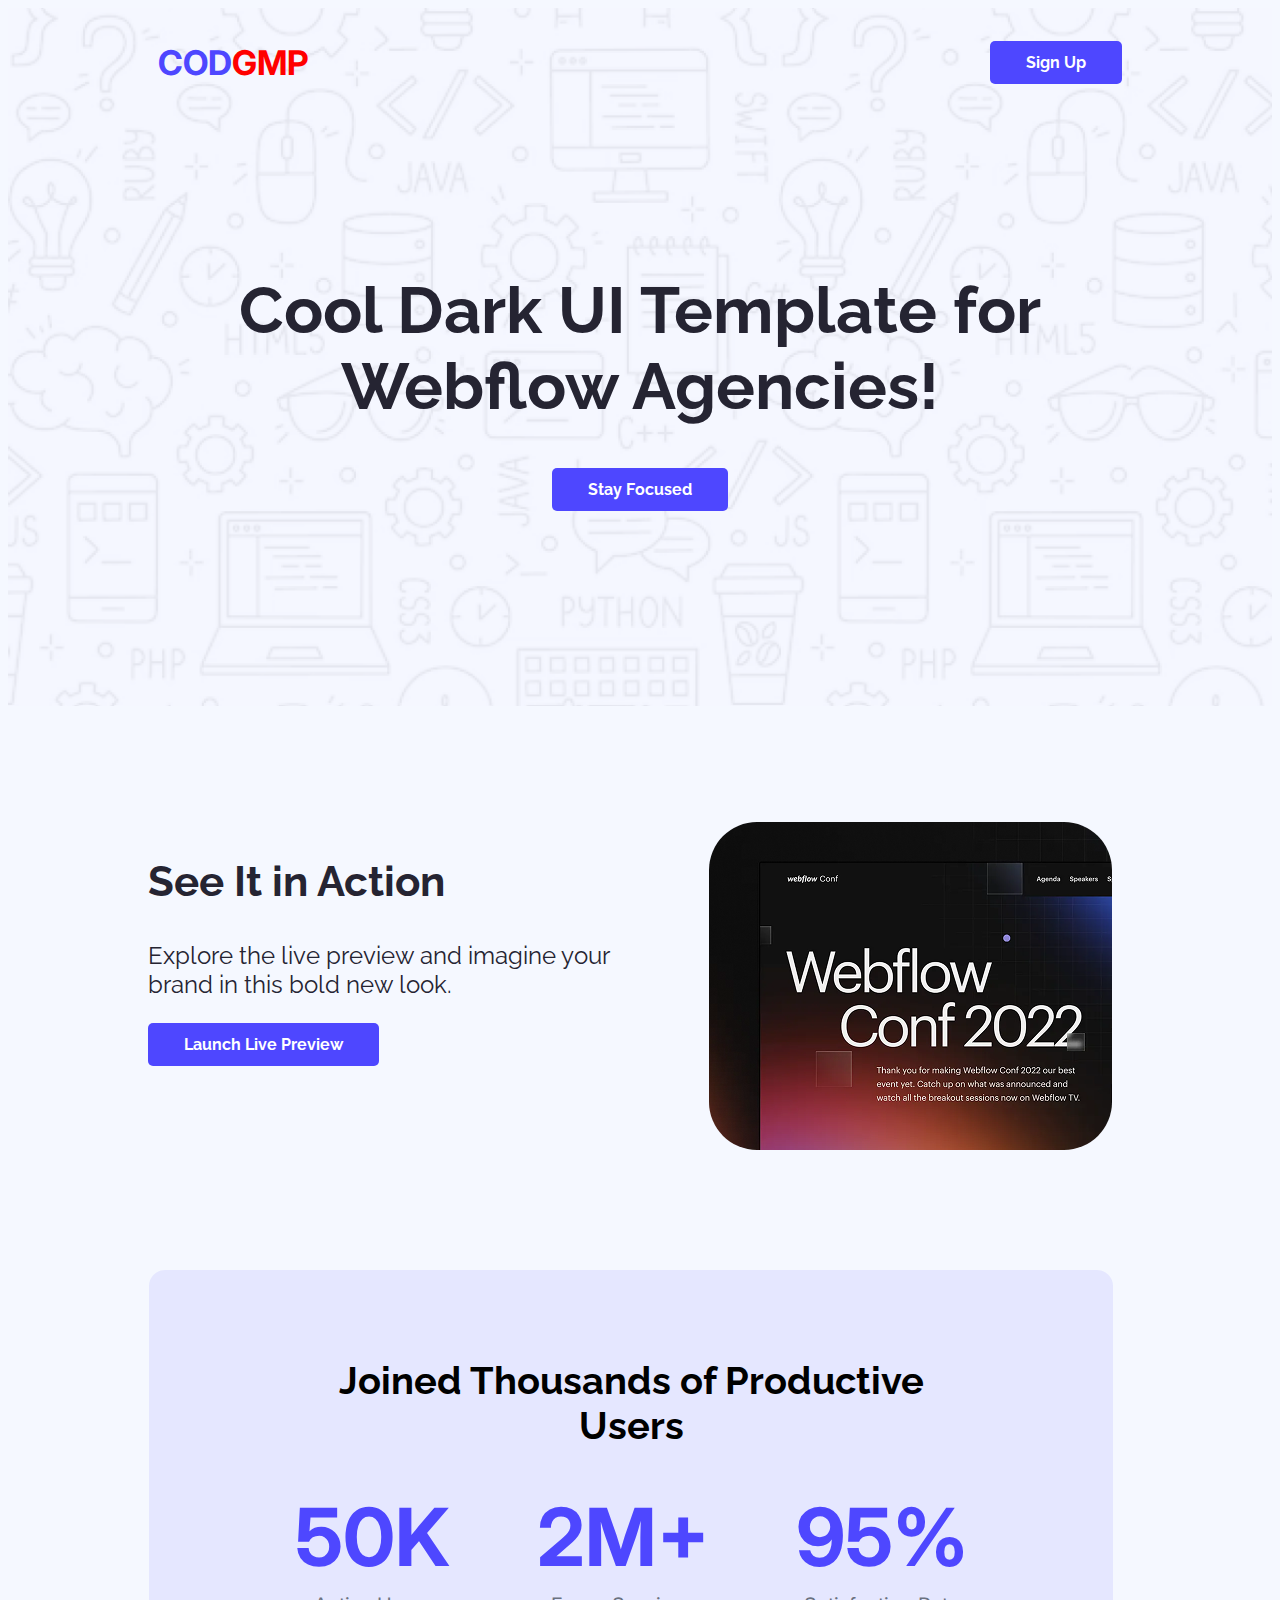
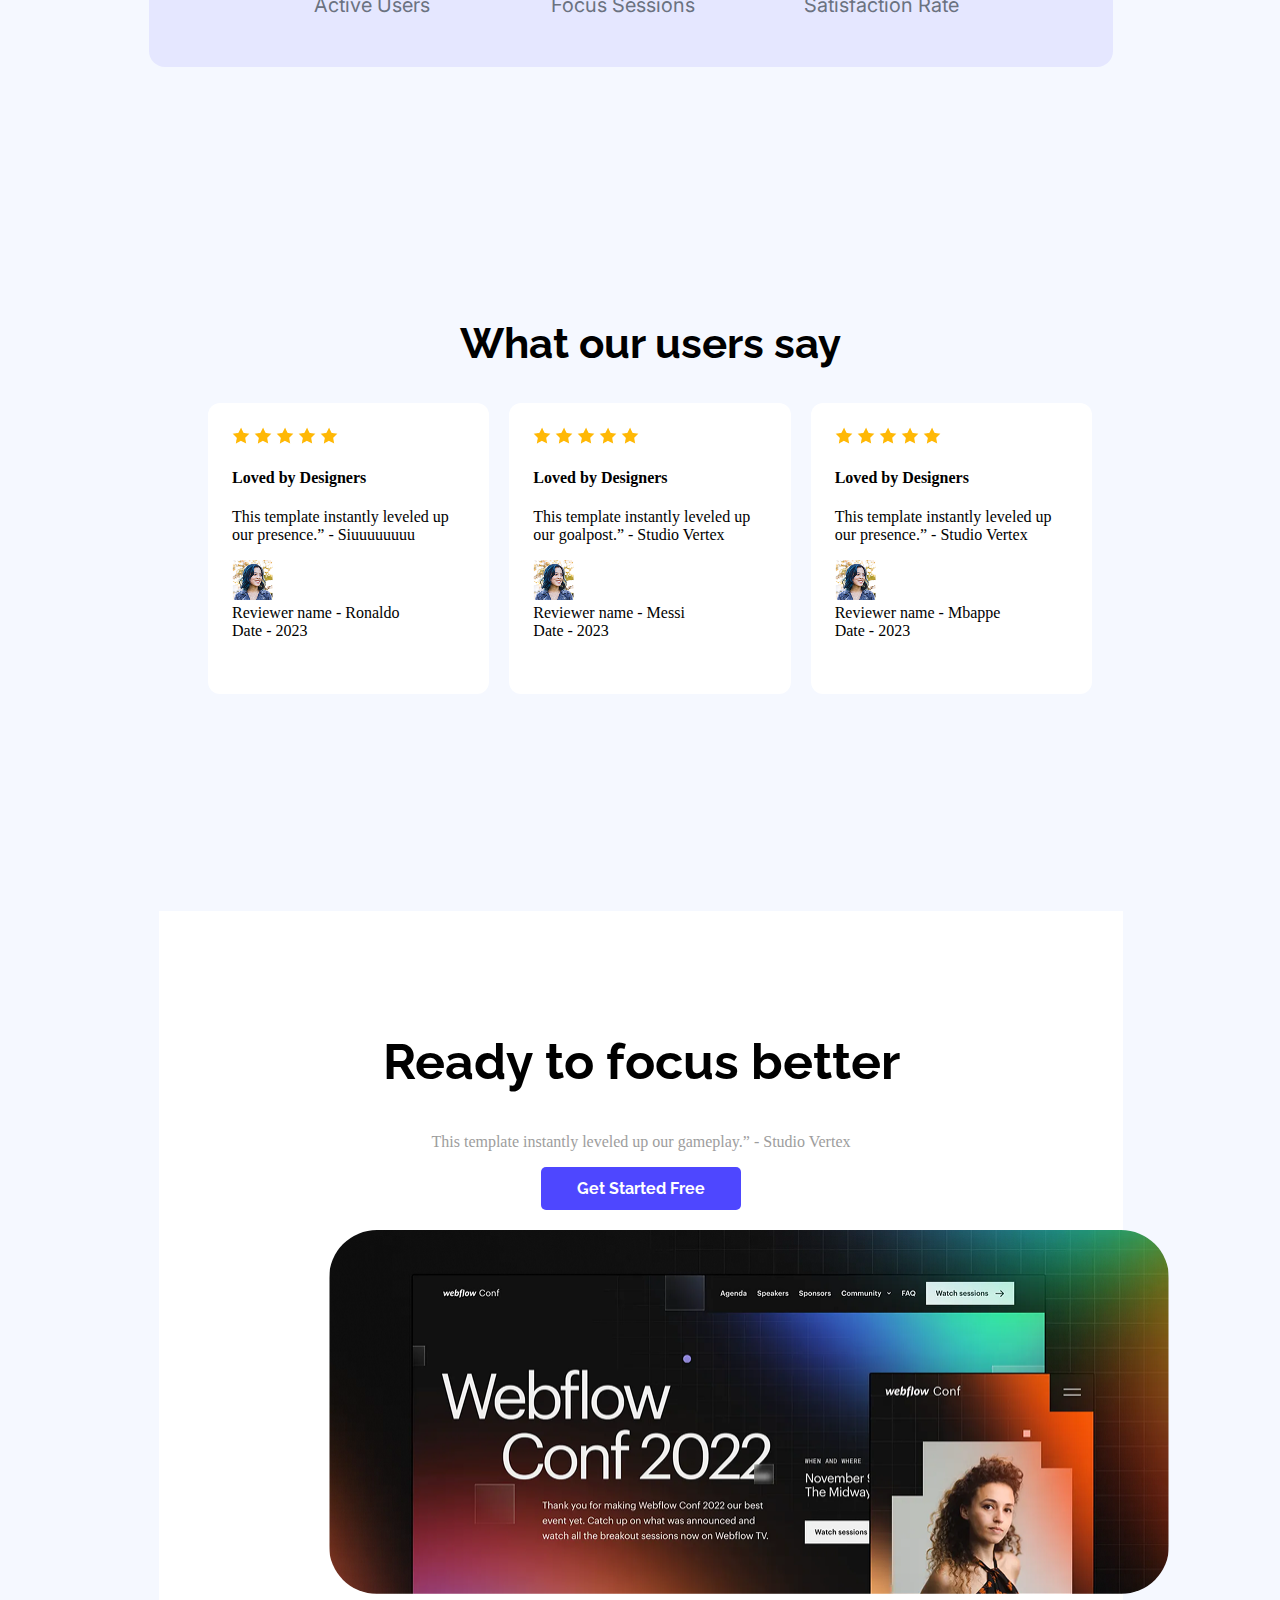
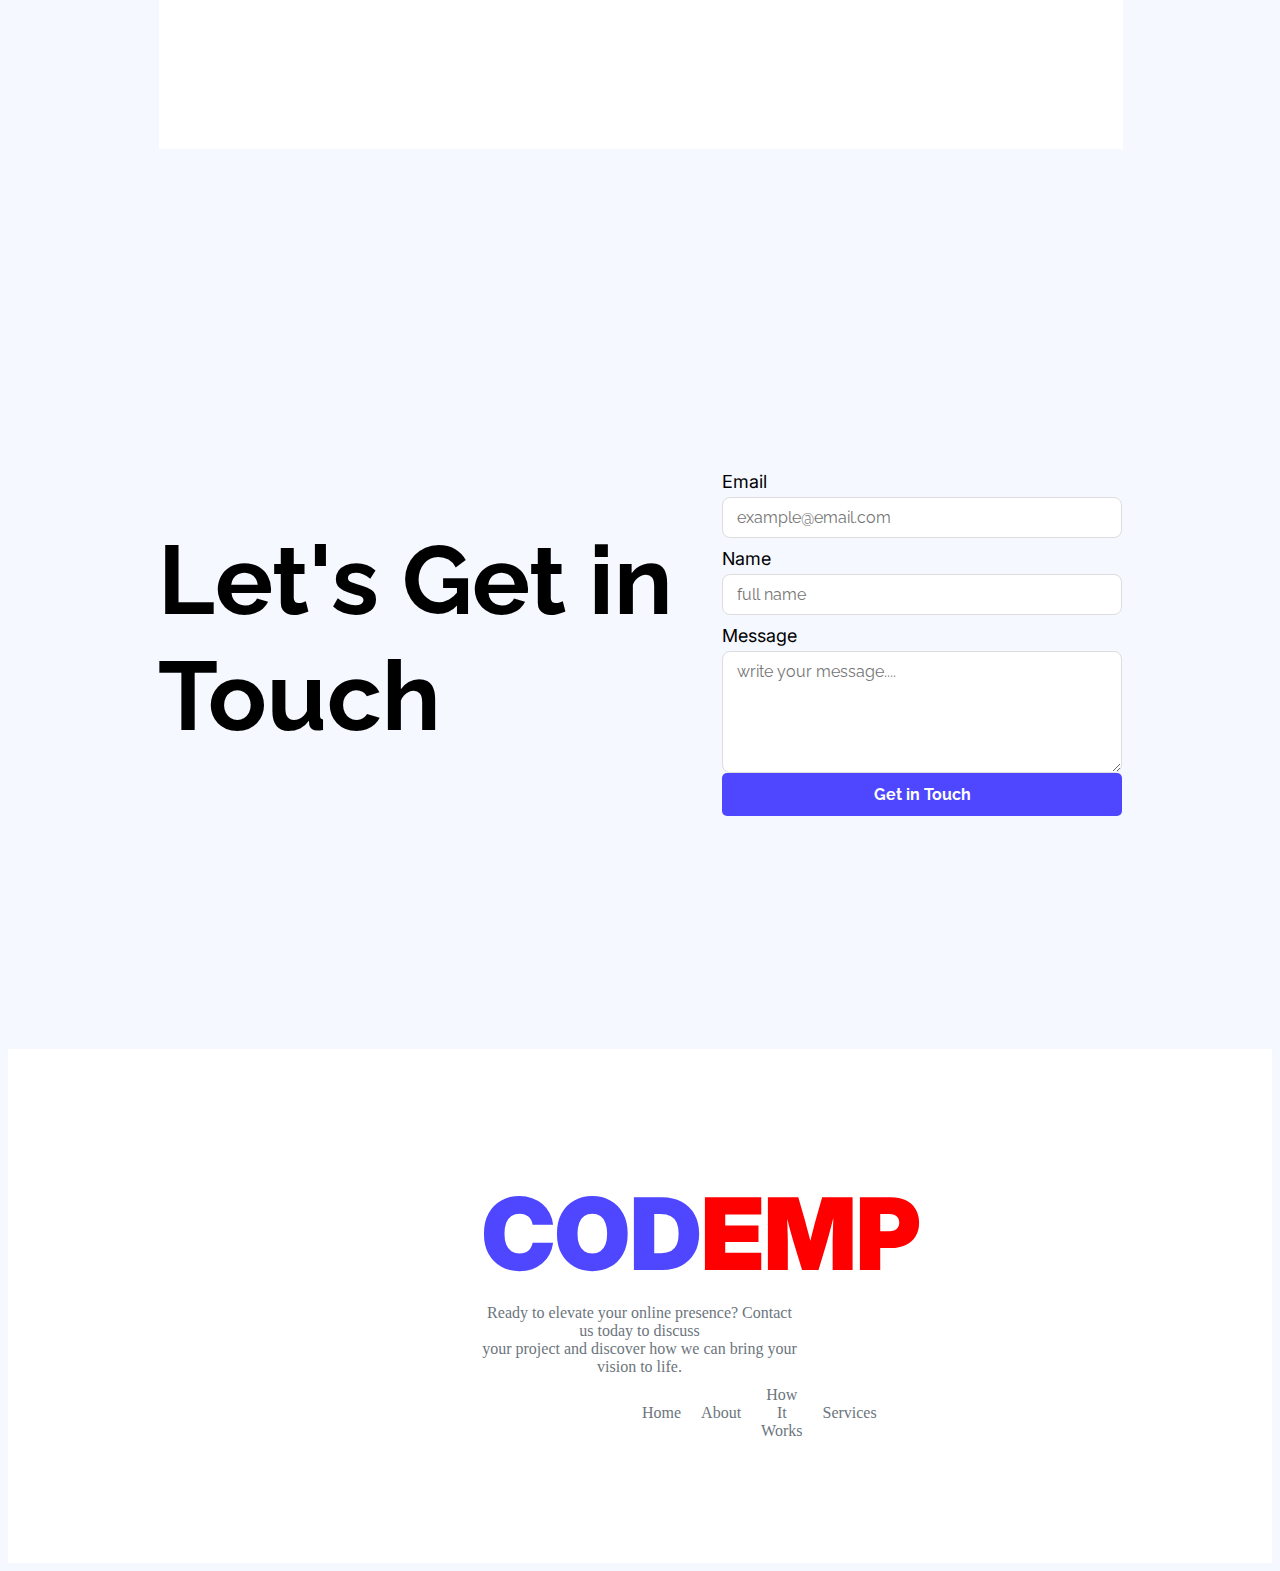
<file: index.html>
<!DOCTYPE html>
<html lang="en">
<head>
    <meta charset="UTF-8">
    <meta name="viewport" content="width=, initial-scale=1.0">
    <title>pHero assignment 01</title>
   <link rel="preconnect" href="https://fonts.googleapis.com">
<link rel="preconnect" href="https://fonts.gstatic.com" crossorigin>
<link href="https://fonts.googleapis.com/css2?family=Inter:ital,opsz,
wght@0,14..32,100..900;1,14..32,100..900&family=Raleway:ital,wght@0,
100..900;1,100..900&display=swap" rel="stylesheet">
    <link rel="stylesheet" href="style.css">
</head>
<body>
    <header class="header">
        <nav>
            <h3 class="inter-logo , nav-title">COD<span class="emp">GMP</span></h3>
            <a href="signup.html"><button>Sign Up</button></a>
        </nav>
        <div class="banner">
          <h1 class="raleway-black , banner-title">Cool Dark UI Template
             for <br>Webflow Agencies!</h1>
            <button>Stay Focused</button>
        </div>
    </header>
    <main>
        <section class="section1">
            <div class="raleway-black text">
                    <h2 class="section-title">See It in Action</h2>
                    <p class="section-description">Explore the live preview and imagine your <br> brand in this bold new look.</p>
                    <button>Launch Live Preview</button>
                </div>
            <div class="section11">
                <img src="prop/wc-mini.png" alt="Webflow">
            </div>
        </section>
        <section class="section2">
            <h3 class="stat-title , raleway-black">Joined Thousands of Productive Users</h3>
     <div class="stats-grid , inter-logo">
      <div>
        <span class="stat-number">50K</span>
        <span class="stat-label">Active Users</span>
      </div>
      <div>
        <span class="stat-number">2M+</span>
        <span class="stat-label">Focus Sessions</span>
      </div>
      <div>
        <span class="stat-number">95%</span>
        <span class="stat-label">Satisfaction Rate</span>
      </div>
    </div>
        </section>
        <section class="section3">
             <h2>What our users say</h2>
  <div class="testimonial-cards">
    <div class="card">
      <div class="stars">
        <img src="prop/icon-star.png">
        <img src="prop/icon-star.png">
        <img src="prop/icon-star.png">
        <img src="prop/icon-star.png">
        <img src="prop/icon-star.png">
      </div>
      <h4>Loved by Designers</h4>
      <p>This template instantly leveled up our presence.” - Siuuuuuuuu</p>
      <div class="reviewer">
        <img src="prop/avatar.png" alt="Reviewer"/>
        <div>
          <div class="name">Reviewer name - Ronaldo</div>
          <div class="date">Date - 2023</div>
        </div>
      </div>
    </div>
    <div class="card">
      <div class="stars"> 
        <img src="prop/icon-star.png">
        <img src="prop/icon-star.png">
        <img src="prop/icon-star.png">
        <img src="prop/icon-star.png">
        <img src="prop/icon-star.png">
      </div>
      <h4>Loved by Designers</h4>
      <p>This template instantly leveled up our goalpost.” - Studio Vertex</p>
      <div class="reviewer">
        <img src="prop/avatar.png" alt="Reviewer"/>
        <div>
          <div class="name">Reviewer name - Messi</div>
          <div class="date">Date - 2023</div>
        </div>
      </div>
    </div>
    <div class="card">
      <div class="stars"> 
        <img src="prop/icon-star.png">
        <img src="prop/icon-star.png">
        <img src="prop/icon-star.png">
        <img src="prop/icon-star.png">
        <img src="prop/icon-star.png">
      </div>
      <h4>Loved by Designers</h4>
      <p>This template instantly leveled up our presence.” - Studio Vertex</p>
      <div class="reviewer">
        <img src="prop/avatar.png" alt="Reviewer"/>
        <div>
          <div class="name">Reviewer name - Mbappe</div>
          <div class="date">Date - 2023</div>
        </div>
      </div>
    </div>
  </div>
        </section>
        <section class="section4">
  <h2 class="raleway-black">Ready to focus better</h2>
  <p>This template instantly leveled up our gameplay.” - Studio Vertex</p>
  <button>Get Started Free</button><br>
  <img src="prop/wc-big.png" alt="Webflow Conf Preview"/>
</section>
<section class="section5">
     <div class="contact-heading">
    <h2 class="raleway-black">Let's Get in<br>Touch</h2>
  </div>
  <form class="contact-form">
    <label class="inter-logo">Email</label>
    <input type="email" placeholder="example@email.com" required />

    <label class="inter-logo">Name</label>
    <input type="text" placeholder="full name" required />

    <label class="inter-logo">Message</label>
    <textarea placeholder="write your message...." required></textarea>
    
    <button type="submit">Get in Touch</button>
  </form>
</section>
    </main>
    <footer>
         <div class ="footer-box">
      <h1 class="f-logo">COD<span class="emp">EMP</span></h1>
      <p>Ready to elevate your online presence? Contact us today to discuss <br>your project and discover how we can bring your vision to life.</p>
      <nav>
        <a href="home">Home</a>
        <a href="about">About</a>
        <a href="how-it-works">How It Works</a>
        <a href="services">Services</a>
      </nav>
    </div>
    </footer>
</body>
</html>
</file>
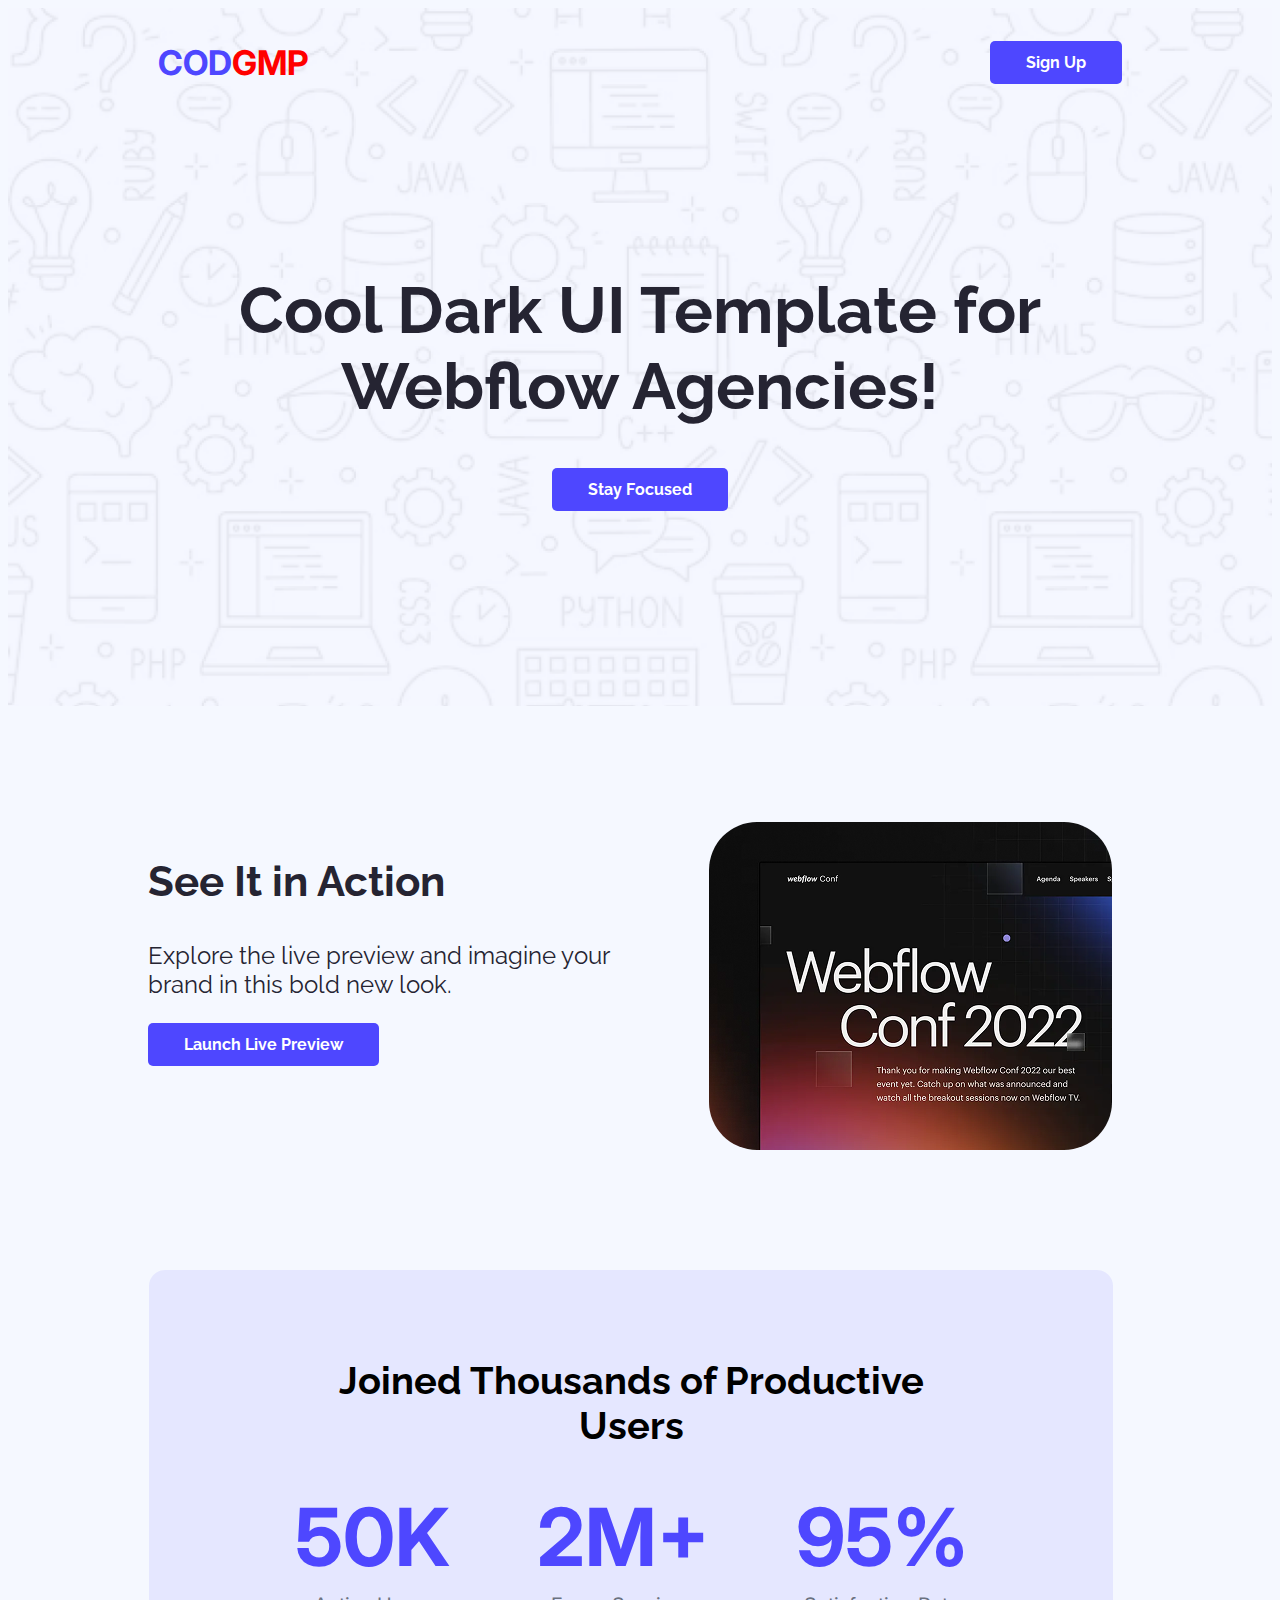
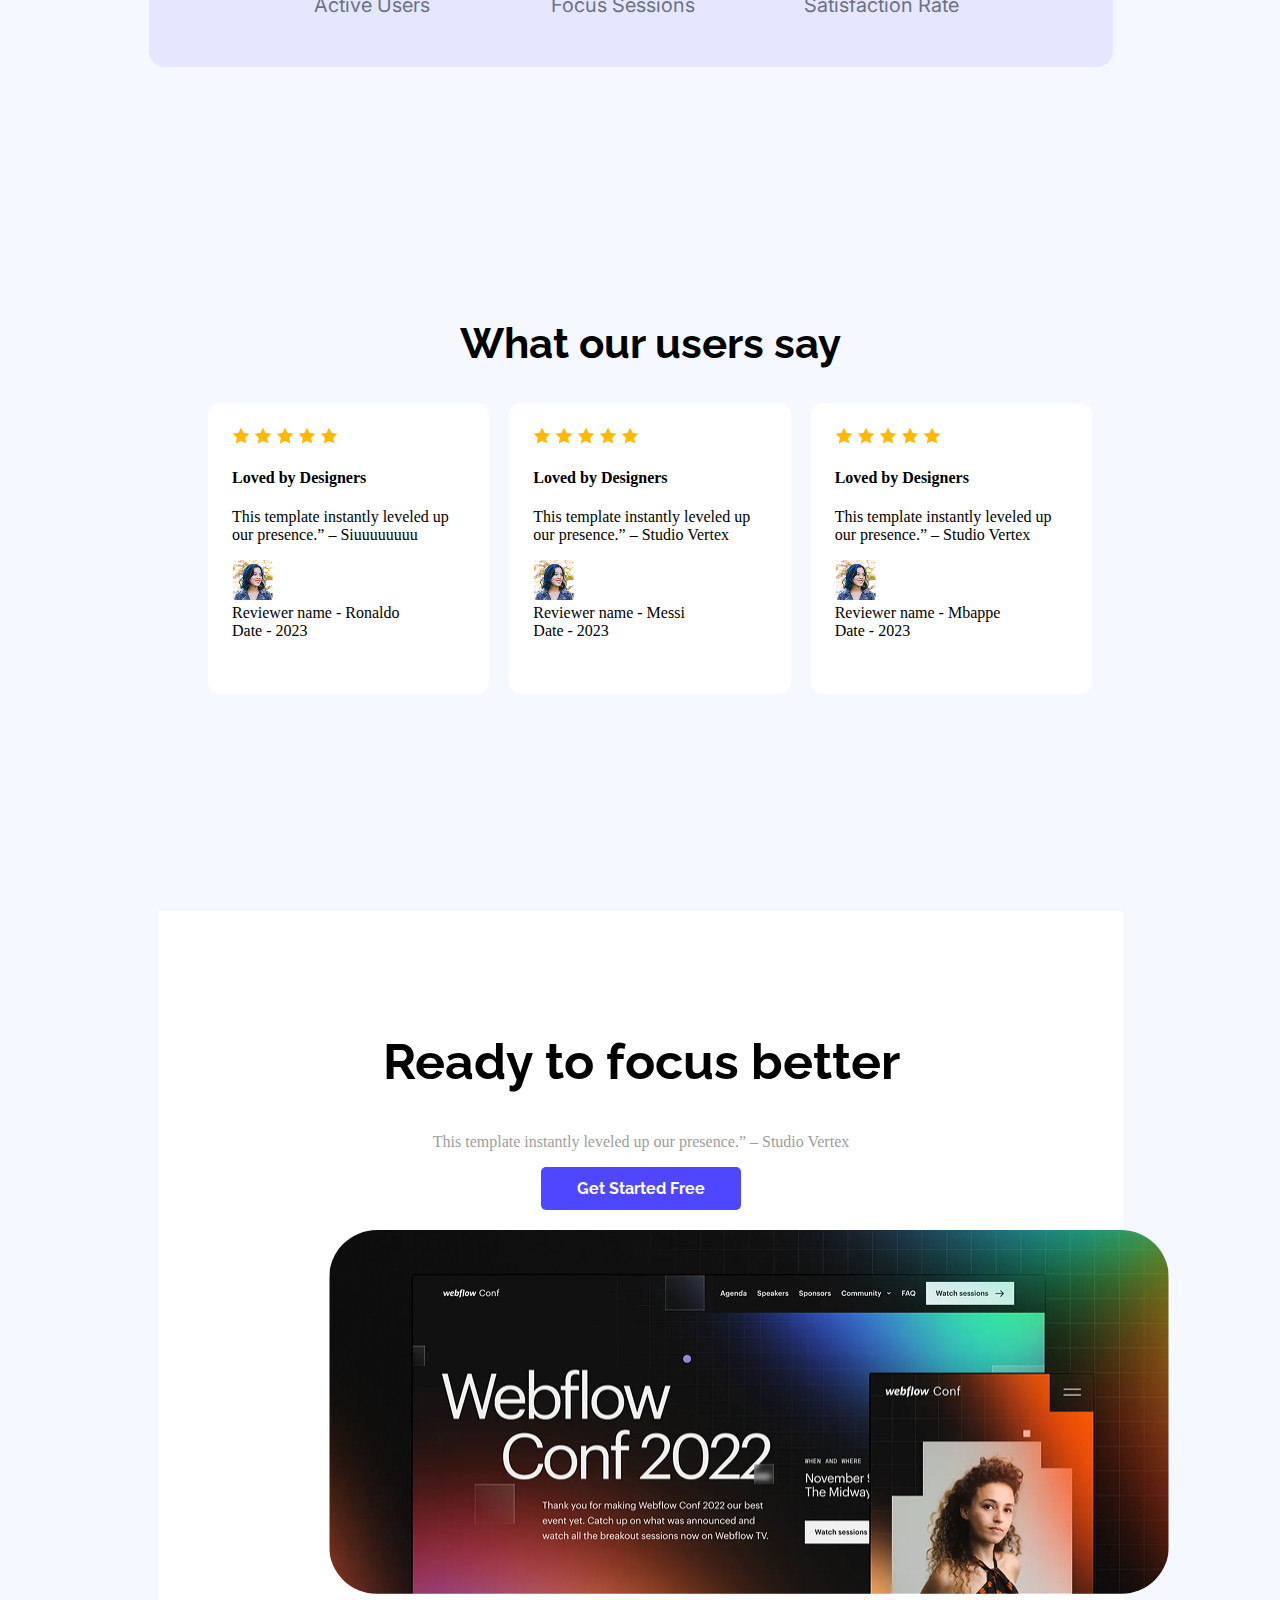
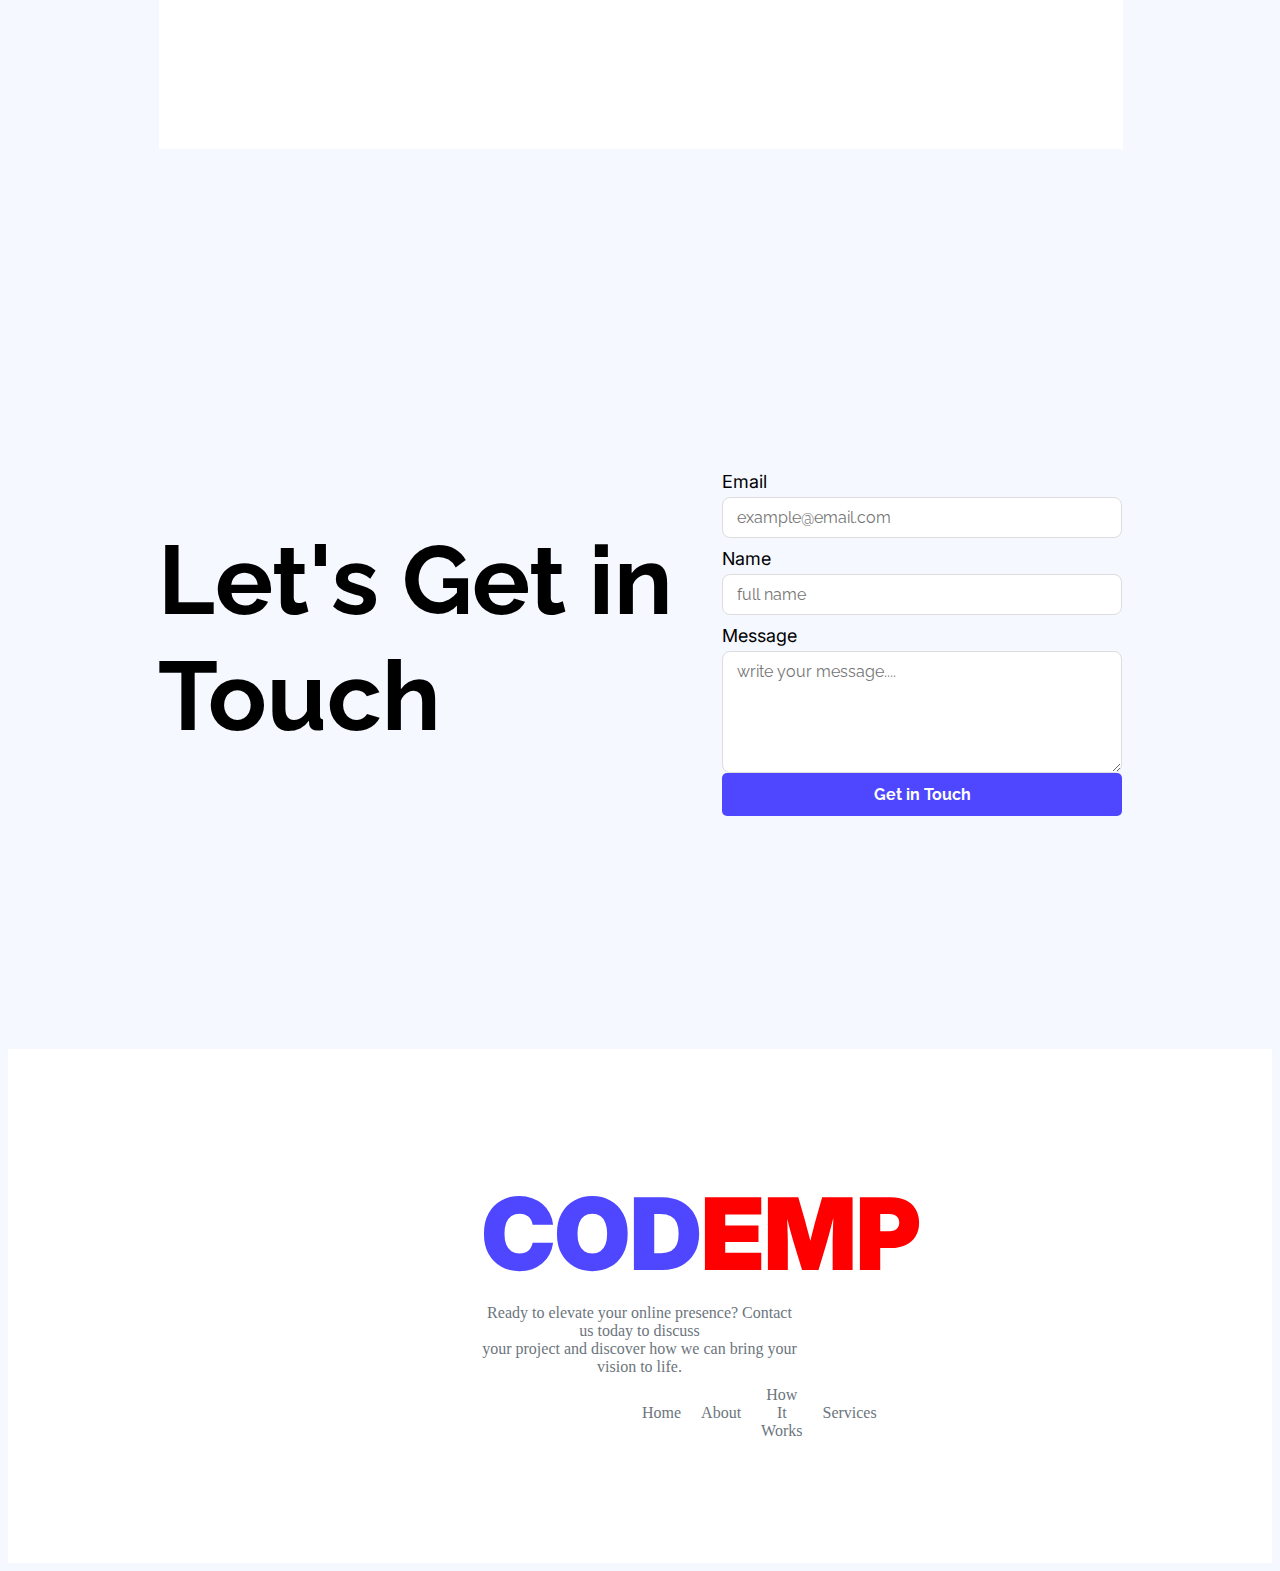
<file: prop/index.html>
<!DOCTYPE html>
<html lang="en">
<head>
    <meta charset="UTF-8">
    <meta name="viewport" content="width=, initial-scale=1.0">
    <title>code3</title>
   <link rel="preconnect" href="https://fonts.googleapis.com">
<link rel="preconnect" href="https://fonts.gstatic.com" crossorigin>
<link href="https://fonts.googleapis.com/css2?family=Inter:ital,opsz,
wght@0,14..32,100..900;1,14..32,100..900&family=Raleway:ital,wght@0,
100..900;1,100..900&display=swap" rel="stylesheet">
    <link rel="stylesheet" href="style.css">
</head>
<body>
    <header class="header">
        <nav>
            <h3 class="inter-logo , nav-title">COD<span class="emp">GMP</span></h3>
            <a href="signup.html"><button>Sign Up</button></a>
        </nav>
        <div class="banner">
          <h1 class="raleway-black , banner-title">Cool Dark UI Template
             for <br>Webflow Agencies!</h1>
            <button>Stay Focused</button>
        </div>
    </header>
    <main>
        <section class="section1">
            <div class="raleway-black text">
                    <h2 class="section-title">See It in Action</h2>
                    <p class="section-description">Explore the live preview and imagine your <br> brand in this bold new look.</p>
                    <button>Launch Live Preview</button>
                </div>
            <div class="section11">
                <img src="../wc-mini.png" alt="Webflow">
            </div>
        </section>
        <section class="section2">
            <h3 class="stat-title , raleway-black">Joined Thousands of Productive Users</h3>
     <div class="stats-grid , inter-logo">
      <div>
        <span class="stat-number">50K</span>
        <span class="stat-label">Active Users</span>
      </div>
      <div>
        <span class="stat-number">2M+</span>
        <span class="stat-label">Focus Sessions</span>
      </div>
      <div>
        <span class="stat-number">95%</span>
        <span class="stat-label">Satisfaction Rate</span>
      </div>
    </div>
        </section>
        <section class="section3">
             <h2>What our users say</h2>
  <div class="testimonial-cards">
    <div class="card">
      <div class="stars">
        <img src="../icon-star.png">
        <img src="../icon-star.png">
        <img src="../icon-star.png">
        <img src="../icon-star.png">
        <img src="../icon-star.png">
      </div>
      <h4>Loved by Designers</h4>
      <p>This template instantly leveled up our presence.” – Siuuuuuuuu</p>
      <div class="reviewer">
        <img src="../avatar.png" alt="Reviewer"/>
        <div>
          <div class="name">Reviewer name - Ronaldo</div>
          <div class="date">Date - 2023</div>
        </div>
      </div>
    </div>
    <div class="card">
      <div class="stars"> 
        <img src="../icon-star.png">
        <img src="../icon-star.png">
        <img src="../icon-star.png">
        <img src="../icon-star.png">
        <img src="../icon-star.png"></div>
      <h4>Loved by Designers</h4>
      <p>This template instantly leveled up our presence.” – Studio Vertex</p>
      <div class="reviewer">
        <img src="../avatar.png" alt="Reviewer"/>
        <div>
          <div class="name">Reviewer name - Messi</div>
          <div class="date">Date - 2023</div>
        </div>
      </div>
    </div>
    <div class="card">
      <div class="stars"> 
        <img src="../icon-star.png">
        <img src="../icon-star.png">
        <img src="../icon-star.png">
        <img src="../icon-star.png">
        <img src="../icon-star.png"> 
      </div>
      <h4>Loved by Designers</h4>
      <p>This template instantly leveled up our presence.” – Studio Vertex</p>
      <div class="reviewer">
        <img src="../avatar.png" alt="Reviewer"/>
        <div>
          <div class="name">Reviewer name - Mbappe</div>
          <div class="date">Date - 2023</div>
        </div>
      </div>
    </div>
  </div>
        </section>
        <section class="section4">
  <h2 class="raleway-black">Ready to focus better</h2>
  <p>This template instantly leveled up our presence.” – Studio Vertex</p>
  <button>Get Started Free</button><br>
  <img src="../wc-big.png" alt="Webflow Conf Preview"/>
</section>
<section class="section5">
     <div class="contact-heading">
    <h2 class="raleway-black">Let's Get in<br>Touch</h2>
  </div>
  <form class="contact-form">
    <label class="inter-logo">Email</label>
    <input type="email" placeholder="example@email.com" required />

    <label class="inter-logo">Name</label>
    <input type="text" placeholder="full name" required />

    <label class="inter-logo">Message</label>
    <textarea placeholder="write your message...." required></textarea>
    
    <button type="submit">Get in Touch</button>
  </form>
</section>
    </main>
    <footer>
         <div class ="footer-box">
      <h1 class="f-logo">COD<span class="emp">EMP</span></h1>
      <p>Ready to elevate your online presence? Contact us today to discuss <br>your project and discover how we can bring your vision to life.</p>
      <nav>
        <a href="home">Home</a>
        <a href="about">About</a>
        <a href="how-it-works">How It Works</a>
        <a href="services">Services</a>
      </nav>
    </div>
    </footer>
</body>
</html>
</file>
<file: style.css>
.inter-logo {
  font-family: "Inter", sans-serif;
  font-optical-sizing: auto;
  font-style: normal;
}

.raleway-black {
  font-family: "Raleway", sans-serif;
  font-optical-sizing: auto;
  font-style: normal;
}

.header{
    background-image: url('prop/Hero-bg.png'); 
    background-repeat: no-repeat;
    background-size: cover;
    height: 698px;
    text-align: center;
}
body{
  background-color: #f5f8ff;
}
main{
    /*max-width: 1140px;*/
    margin: 0 auto;
}
.text {
  color: #252432;
}
nav {
    margin: 0 150px ;
  display: flex;
  justify-content: space-between;
  align-items: center;
}

.nav-title {
  font-size: 34px;
  font-weight: black;
  color: #4E47FF;
}

.emp{
    color: red;
}

button{
    font-family: "Raleway", sans-serif;
    font-size: 16px;
    font-weight: bold;
    background-color: #4E47FF;
    color: white;
    border: none;
    padding: 12px 36px;
    border-radius: 5px;
    cursor: pointer;
}
button:hover {
    background-color: #d82828;
    transition: ease-in-out 0.3s;
}

.banner{
    max-width: 905px;
    margin: 155px auto;
    
}

.banner-title {
  font-family: "Raleway", sans-serif;
  font-size: 65px;
  font-weight: bold;
  color: #252432;
}

.section1{
  display: flex;
  justify-content: space-between;
  margin: 116px 160px 0 140px;
}
.section-title{
  font-size: 42px;
  font-weight: bold;
}
.section-description{
  font-size: 24px;
  font-weight: 400;
}
.section11 img{
    width: 403px;
    height: 328px;
    border-radius: 48px;
}

.section2 {
  background-color: #e5e7ff;
  text-align: center;
  padding: 50px 142px 50px 142px;
  margin: 116px 159px 0 141px;
  border-radius: 16px;
}

.section2 h3 {
  font-size: 38px;
  font-weight: bold;
  margin-bottom: 40px;
}

.stats-grid {
  display: flex;
  justify-content: space-around;
  gap: 80px;
  flex-wrap: wrap;
}

.stat-title {
  font-size: 38px;
  font-weight: bold;
  margin-bottom: 20px;
}

.stat-number {
  font-size: 80px;
  font-weight: bold;
  color: #4e47ff;
}

.stat-label {
  display: block;
  font-size: 20px;
  margin-top: 8px;
  color: #6b7280;
}

.section3 {
  padding: 80px 40px;
  margin: 137px 140px 0 160px;
  text-align: center;
}

.section3 h2 {
  font-family: "Raleway", sans-serif;
  font-size: 42px;
  font-weight: 700;
}

.testimonial-cards {
  display: flex;
  justify-content: space-around;
  gap: 20px;
}

.card {
  background: white;
  padding: 24px;
  border-radius: 12px;
  width: 366px;
  height: 243px;
  text-align: left;
}

.section4 {
  background-color: white;
  padding: 80px 20px;
  margin: 137px 149px 0 151px;
  text-align: center;
}

.section4 h2 {
  font-size: 50px;
  font-weight: bold;
}

.section4 p {
  color: #9D9D9D;
}

.section4 img{
    width: 840px;
    height: 364.77px;
    border-radius: 48px;
    margin: 20px 150px 71px 150px;
}

.section5  {
  display: flex;
  justify-content: space-between;
  align-items: center;
  margin: 92px 150px 14px 150px;
}

.contact-heading h2 {
  font-size: 97px;
  font-weight: bold;
  line-height: 1.2;
  padding: 200px 0 ;
}

.contact-form {
  flex: 1;
  min-width: 300px;
  max-width: 400px;
  display: flex;
  flex-direction: column;
  padding: 71px 0 ;
}

.contact-form label {
    font-size: 18px;
  margin: 10px 0 5px;
  font-weight: medium;
}

.contact-form input,
.contact-form textarea {
  padding: 10px 14px;
  font-size: 1rem;
  border: 1px solid #ddd;
  border-radius: 8px;
  font-family: 'Raleway', sans-serif;
}

.contact-form textarea {
  resize: vertical;
  height: 100px;
}

footer {
  text-align: center;
  padding: 20px;
  background-color: #fff;
  color: #4e47ff;
}

.footer-box{
    margin: 104px 455px 103px 454px ;
}

.f-logo {
    font-family: 'Inter', sans-serif;
  font-size: 100px;
    font-weight: 900;
  margin: 0;
}

footer p {
  color: #6c757d;
  margin: 10px 0;
}
footer nav {
  justify-content: space-around;
}

footer nav a {
  color: #6c757d;
  margin: 0 10px;
  text-decoration: none;
}

footer nav a:hover {
  text-decoration: underline;
}
</file>
<file: prop/style.css>
.inter-logo {
  font-family: "Inter", sans-serif;
  font-optical-sizing: auto;
  font-style: normal;
}

.raleway-black {
  font-family: "Raleway", sans-serif;
  font-optical-sizing: auto;
  font-style: normal;
}

.header{
    background-image: url('../Hero-bg.png'); 
    background-repeat: no-repeat;
    background-size: cover;
    height: 698px;
    text-align: center;
}
body{
  background-color: #f5f8ff;
}
main{
    /*max-width: 1140px;*/
    margin: 0 auto;
}
.text {
  color: #252432;
}
nav {
    margin: 0 150px ;
  display: flex;
  justify-content: space-between;
  align-items: center;
}

.nav-title {
  font-size: 34px;
  font-weight: black;
  color: #4E47FF;
}

.emp{
    color: red;
}

button{
    font-family: "Raleway", sans-serif;
    font-size: 16px;
    font-weight: bold;
    background-color: #4E47FF;
    color: white;
    border: none;
    padding: 12px 36px;
    border-radius: 5px;
    cursor: pointer;
}
button:hover {
    background-color: #d82828;
    transition: ease-in-out 0.3s;
}

.banner{
    max-width: 905px;
    margin: 155px auto;
    
}

.banner-title {
  font-family: "Raleway", sans-serif;
  font-size: 65px;
  font-weight: bold;
  color: #252432;
}

.section1{
  display: flex;
  justify-content: space-between;
  margin: 116px 160px 0 140px;
}
.section-title{
  font-size: 42px;
  font-weight: bold;
}
.section-description{
  font-size: 24px;
  font-weight: 400;
}
.section11 img{
    width: 403px;
    height: 328px;
    border-radius: 48px;
}

.section2 {
  background-color: #e5e7ff;
  text-align: center;
  padding: 50px 142px 50px 142px;
  margin: 116px 159px 0 141px;
  border-radius: 16px;
}

.section2 h3 {
  font-size: 38px;
  font-weight: bold;
  margin-bottom: 40px;
}

.stats-grid {
  display: flex;
  justify-content: space-around;
  gap: 80px;
  flex-wrap: wrap;
}

.stat-title {
  font-size: 38px;
  font-weight: bold;
  margin-bottom: 20px;
}

.stat-number {
  font-size: 80px;
  font-weight: bold;
  color: #4e47ff;
}

.stat-label {
  display: block;
  font-size: 20px;
  margin-top: 8px;
  color: #6b7280;
}

.section3 {
  padding: 80px 40px;
  margin: 137px 140px 0 160px;
  text-align: center;
}

.section3 h2 {
  font-family: "Raleway", sans-serif;
  font-size: 42px;
  font-weight: 700;
}

.testimonial-cards {
  display: flex;
  justify-content: space-around;
  gap: 20px;
}

.card {
  background: white;
  padding: 24px;
  border-radius: 12px;
  width: 366px;
  height: 243px;
  text-align: left;
}

.section4 {
  background-color: white;
  padding: 80px 20px;
  margin: 137px 149px 0 151px;
  text-align: center;
}

.section4 h2 {
  font-size: 50px;
  font-weight: bold;
}

.section4 p {
  color: #9D9D9D;
}

.section4 img{
    width: 840px;
    height: 364.77px;
    border-radius: 48px;
    margin: 20px 150px 71px 150px;
}

.section5  {
  display: flex;
  justify-content: space-between;
  align-items: center;
  margin: 92px 150px 14px 150px;
}

.contact-heading h2 {
  font-size: 97px;
  font-weight: bold;
  line-height: 1.2;
  padding: 200px 0 ;
}

.contact-form {
  flex: 1;
  min-width: 300px;
  max-width: 400px;
  display: flex;
  flex-direction: column;
  padding: 71px 0 ;
}

.contact-form label {
    font-size: 18px;
  margin: 10px 0 5px;
  font-weight: medium;
}

.contact-form input,
.contact-form textarea {
  padding: 10px 14px;
  font-size: 1rem;
  border: 1px solid #ddd;
  border-radius: 8px;
  font-family: 'Raleway', sans-serif;
}

.contact-form textarea {
  resize: vertical;
  height: 100px;
}

footer {
  text-align: center;
  padding: 20px;
  background-color: #fff;
  color: #4e47ff;
}

.footer-box{
    margin: 104px 455px 103px 454px ;
}

.f-logo {
    font-family: 'Inter', sans-serif;
  font-size: 100px;
    font-weight: 900;
  margin: 0;
}

footer p {
  color: #6c757d;
  margin: 10px 0;
}
footer nav {
  justify-content: space-around;
}

footer nav a {
  color: #6c757d;
  margin: 0 10px;
  text-decoration: none;
}

footer nav a:hover {
  text-decoration: underline;
}
</file>
